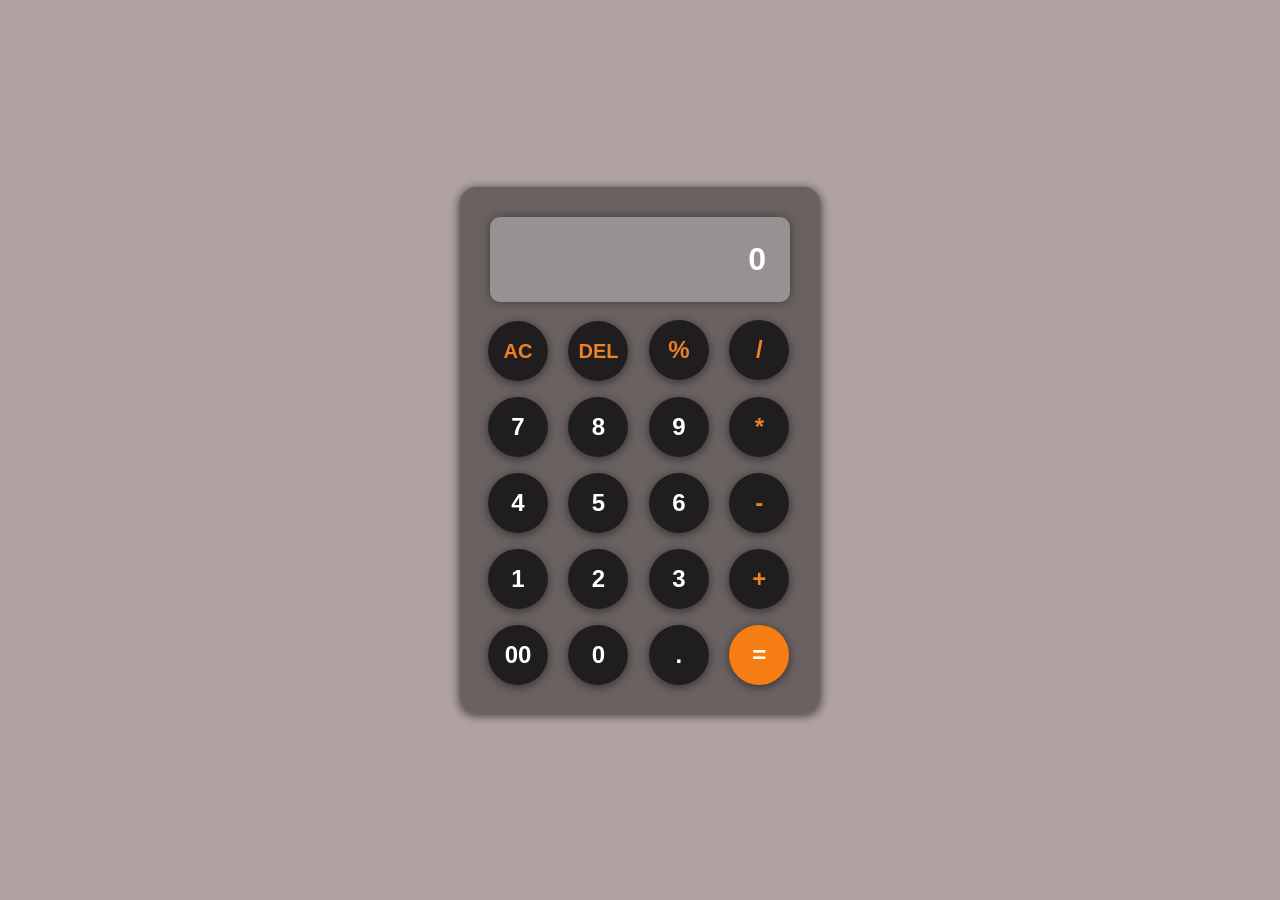
<file: index.html>
<!DOCTYPE html>
<html lang="en">
<head>
    <meta charset="UTF-8">
    <meta name="viewport" content="width=device-width, initial-scale=1.0">
    <title>Calculator</title>
    <link rel="stylesheet" href="style.css">
</head>
<body>
    <main>
        <div class="calculator">
          <input type="text" class="input-text" placeholder="0" />
          <div>
              <button class="operator Ac">AC</button>
              <button class="operator Del">DEL</button>
              <button class="operator">%</button>
              <button class="operator">/</button>
          </div>
          <div>
              <button>7</button>
              <button>8</button>
              <button>9</button>
              <button class="operator">*</button>
          </div>
          <div>
              <button>4</button>
              <button>5</button>
              <button>6</button>
              <button class="operator">-</button>
          </div>
          <div>
              <button>1</button>
              <button>2</button>
              <button>3</button>
              <button class="operator">+</button>
          </div>
          <div>
              <button>00</button>
              <button>0</button>
              <button>.</button>
              <button class="equal-btn">=</button>
          </div>
        </div>
      </main>
    <script src="script.js"></script>
</body>
</html>
</file>
<file: style.css>
* {
  margin: 0;
  box-sizing: border-box;
  font-family: sans-serif;
  font-weight: bold;
}

body {
  height: 100vh;
  display: flex;
  justify-content: center;
  align-items: center;
  background-color: rgb(176, 162, 162);
}

.calculator {
  width: 100%;
  max-width: 400px;
  padding: 20px;
  border-radius: 16px;
  box-shadow: 0px 2px 10px 1px rgba(0, 0, 0, 0.6);
  background: rgba(0, 0, 0, 0.4);
}

input{
    width: 300px;
    padding: 24px;
    margin: 10px;
    outline: none;
    border: none;
    font-size: 32px;
    text-align: right;
    border-radius: 10px;
    background-color: rgba(255, 255, 255, 0.3);
    box-shadow:  0px 0px 8px rgba(0, 0, 0, 0.4);
    color: #fff;
}
input::placeholder{
    color: #fff;
}

button{
    width: 60px;
    height: 60px;
    margin: 8px;
    border-radius: 50%;
    font-size: 24px;
    color: #fff;
    background: rgba(0, 0, 0, 0.7);
    border: none;
    box-shadow: 0 2px 10px rgba(0, 0, 0, 0.5);
    cursor: pointer;
}

.Ac, .Del{
    font-size: 20px;
}

button:hover{
    color: #fff;
    background-color: #f67c14;
}

.equal-btn{
    background-color: #f67c14;
}

.operator{
    color: #eb8227;
}

@media (max-width: 600px) {
    button{
        font-size: 20px;
    }
    input{
        font-size: 20px;
    }
}
</file>
<file: Calculator_Project/style.css>
* {
  margin: 0;
  box-sizing: border-box;
  font-family: sans-serif;
  font-weight: bold;
}

body {
  height: 100vh;
  display: flex;
  justify-content: center;
  align-items: center;
  background-color: rgb(176, 162, 162);
}

.calculator {
  width: 100%;
  max-width: 400px;
  padding: 20px;
  border-radius: 16px;
  box-shadow: 0px 2px 10px 1px rgba(0, 0, 0, 0.6);
  background: rgba(0, 0, 0, 0.4);
}

input{
    width: 300px;
    padding: 24px;
    margin: 10px;
    outline: none;
    border: none;
    font-size: 32px;
    text-align: right;
    border-radius: 10px;
    background-color: rgba(255, 255, 255, 0.3);
    box-shadow:  0px 0px 8px rgba(0, 0, 0, 0.4);
    color: #fff;
}
input::placeholder{
    color: #fff;
}

button{
    width: 60px;
    height: 60px;
    margin: 8px;
    border-radius: 50%;
    font-size: 24px;
    color: #fff;
    background: rgba(0, 0, 0, 0.7);
    border: none;
    box-shadow: 0 2px 10px rgba(0, 0, 0, 0.5);
    cursor: pointer;
}

.Ac, .Del{
    font-size: 20px;
}

button:hover{
    color: #fff;
    background-color: #f67c14;
}

.equal-btn{
    background-color: #f67c14;
}

.operator{
    color: #eb8227;
}

@media (max-width: 600px) {
    button{
        font-size: 20px;
    }
    input{
        font-size: 20px;
    }
}
</file>
